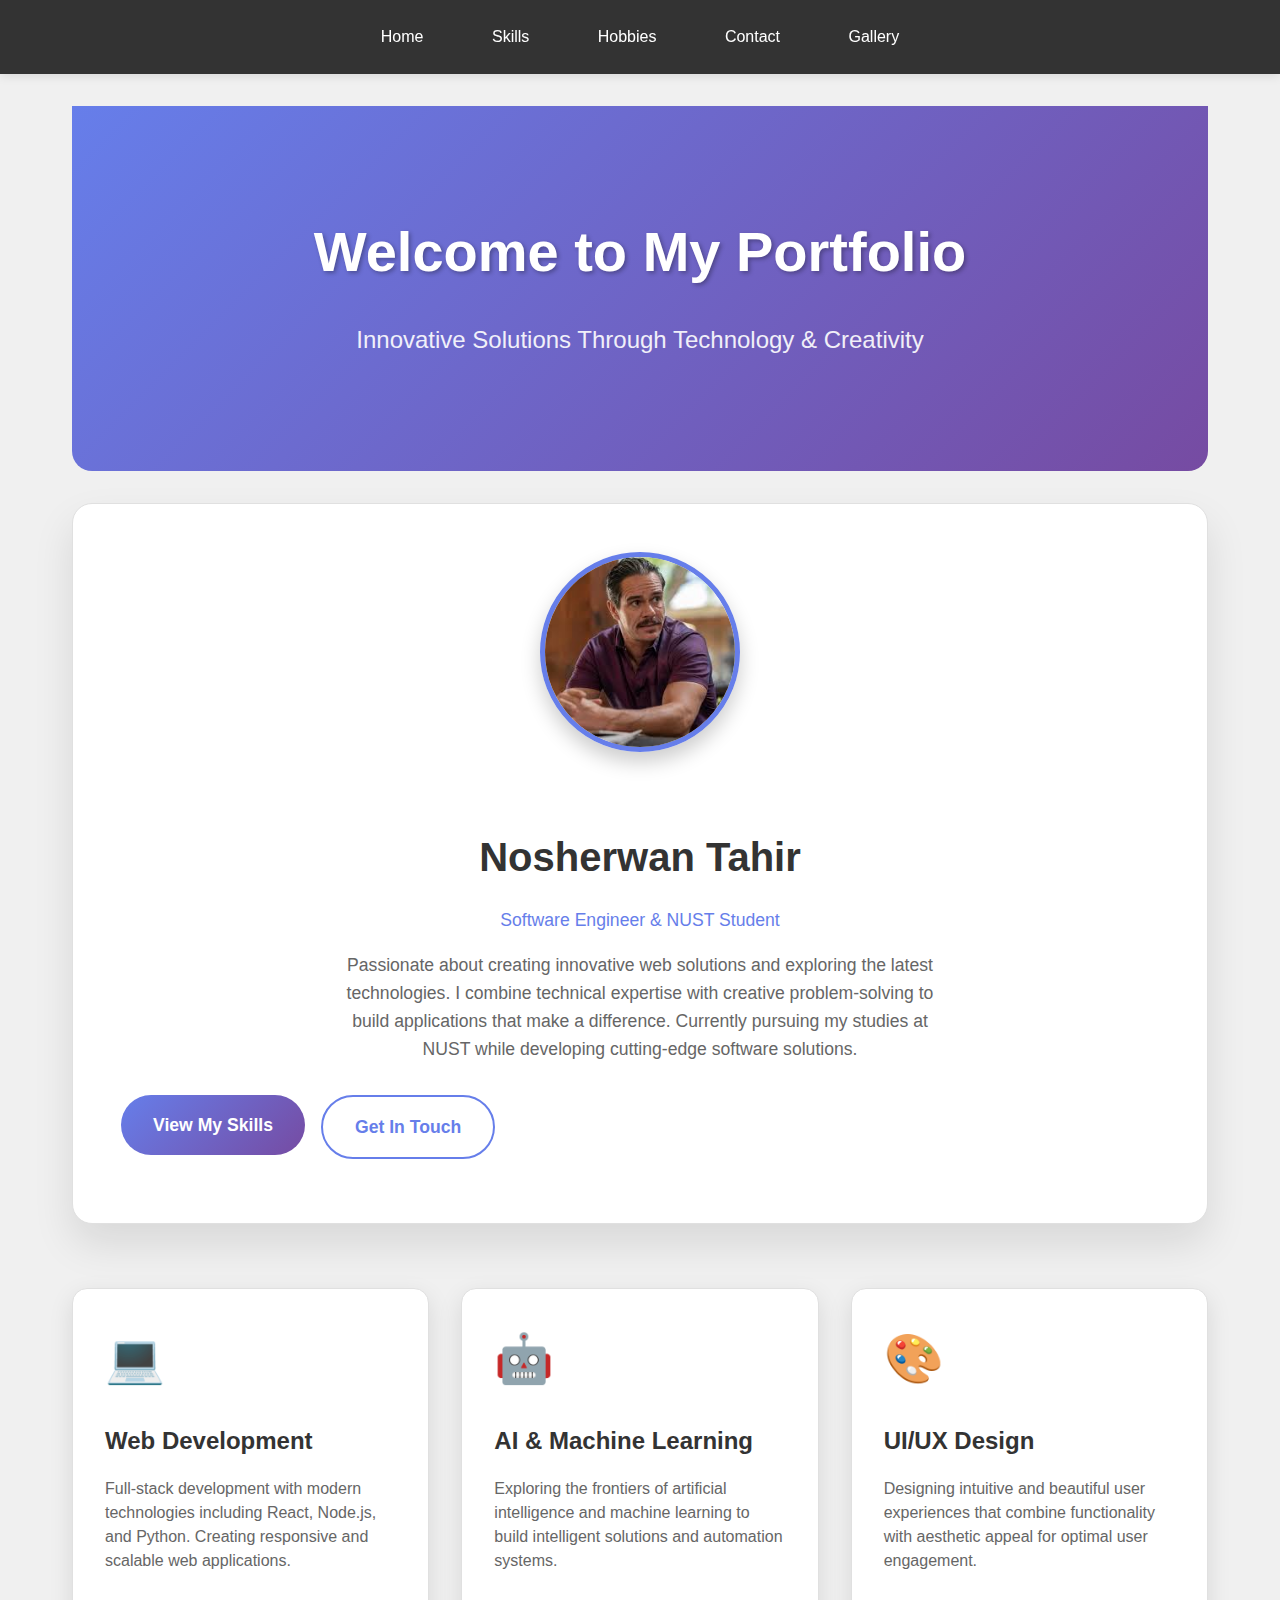
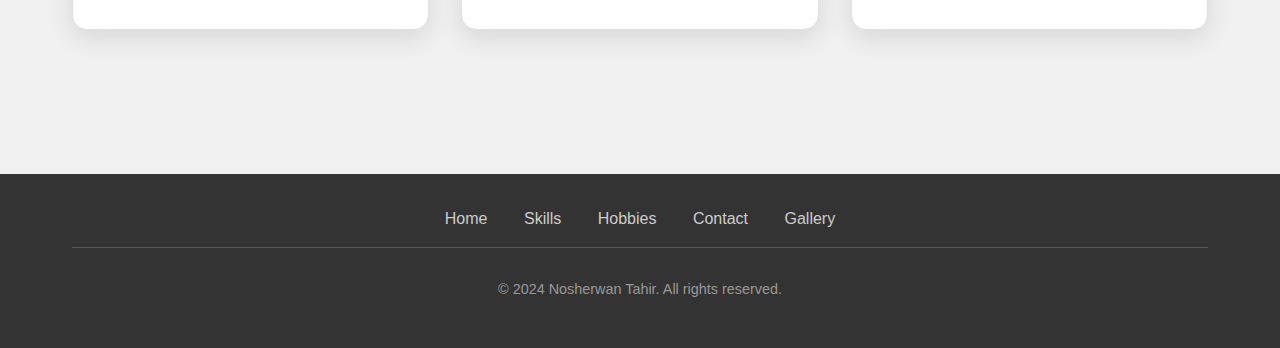
<file: index.html>
<!DOCTYPE html>
<html lang="en">
<head>
    <!-- Basic HTML meta tags -->
    <meta charset="UTF-8">
    <meta name="viewport" content="width=device-width, initial-scale=1.0">
    <title>Portfolio</title>
    
    <!-- External CSS Styles -->
    <link rel="stylesheet" href="css/style.css">
</head>
<body>
    <!-- Navigation Bar -->
    <nav>
        <ul>
            <li><a href="index.html">Home</a></li>
            <li><a href="skills.html">Skills</a></li>
            <li><a href="hobbies.html">Hobbies</a></li>
            <li><a href="contact.html">Contact</a></li>
            <li><a href="gallery.html">Gallery</a></li>
        </ul>
    </nav>
    
    <!-- Main Content Container -->
    <div class="main-container">
        <!-- Hero Section - Welcome Message -->
        <section class="hero-section">
            <h1 class="hero-title">Welcome to My Portfolio</h1>
            <p class="hero-subtitle">Innovative Solutions Through Technology & Creativity</p>
        </section>
        
        <!-- Profile Section - Personal Information -->
        <section class="profile-section">
            <img src="./images/lalo.jpeg" alt="Nosherwan Tahir" class="profile-image">
            <h2 class="profile-name">Nosherwan Tahir</h2>
            <p class="profile-title">Software Engineer & NUST Student</p>
            <p class="profile-description">
                Passionate about creating innovative web solutions and exploring the latest technologies. 
                I combine technical expertise with creative problem-solving to build applications that make a difference. 
                Currently pursuing my studies at NUST while developing cutting-edge software solutions.
            </p>
            <!-- Call-to-Action Buttons -->
            <div class="cta-buttons">
                <a href="skills.html" class="cta-button cta-primary">View My Skills</a>
                <a href="contact.html" class="cta-button cta-secondary">Get In Touch</a>
            </div>
        </section>
        
        <!-- Features Section - Key Skills Overview -->
        <section class="features-section">
            <div class="feature-card">
                <div class="feature-icon">💻</div>
                <h3 class="feature-title">Web Development</h3>
                <p class="feature-description">
                    Full-stack development with modern technologies including React, Node.js, and Python. 
                    Creating responsive and scalable web applications.
                </p>
            </div>
            
            <div class="feature-card">
                <div class="feature-icon">🤖</div>
                <h3 class="feature-title">AI & Machine Learning</h3>
                <p class="feature-description">
                    Exploring the frontiers of artificial intelligence and machine learning to build 
                    intelligent solutions and automation systems.
                </p>
            </div>
            
            <div class="feature-card">
                <div class="feature-icon">🎨</div>
                <h3 class="feature-title">UI/UX Design</h3>
                <p class="feature-description">
                    Designing intuitive and beautiful user experiences that combine functionality 
                    with aesthetic appeal for optimal user engagement.
                </p>
            </div>
        </section>
    </div>
    
    <!-- Footer -->
    <footer>
        <div class="footer-content">
            <!-- Navigation Links -->
            <div class="footer-links">
                <a href="index.html">Home</a>
                <a href="skills.html">Skills</a>
                <a href="hobbies.html">Hobbies</a>
                <a href="contact.html">Contact</a>
                <a href="gallery.html">Gallery</a>
            </div>
            
            <!-- Copyright Information -->
            <div class="footer-bottom">
                <p>&copy; 2024 Nosherwan Tahir. All rights reserved.</p>
            </div>
        </div>
    </footer>
</body>
</html>
</file>
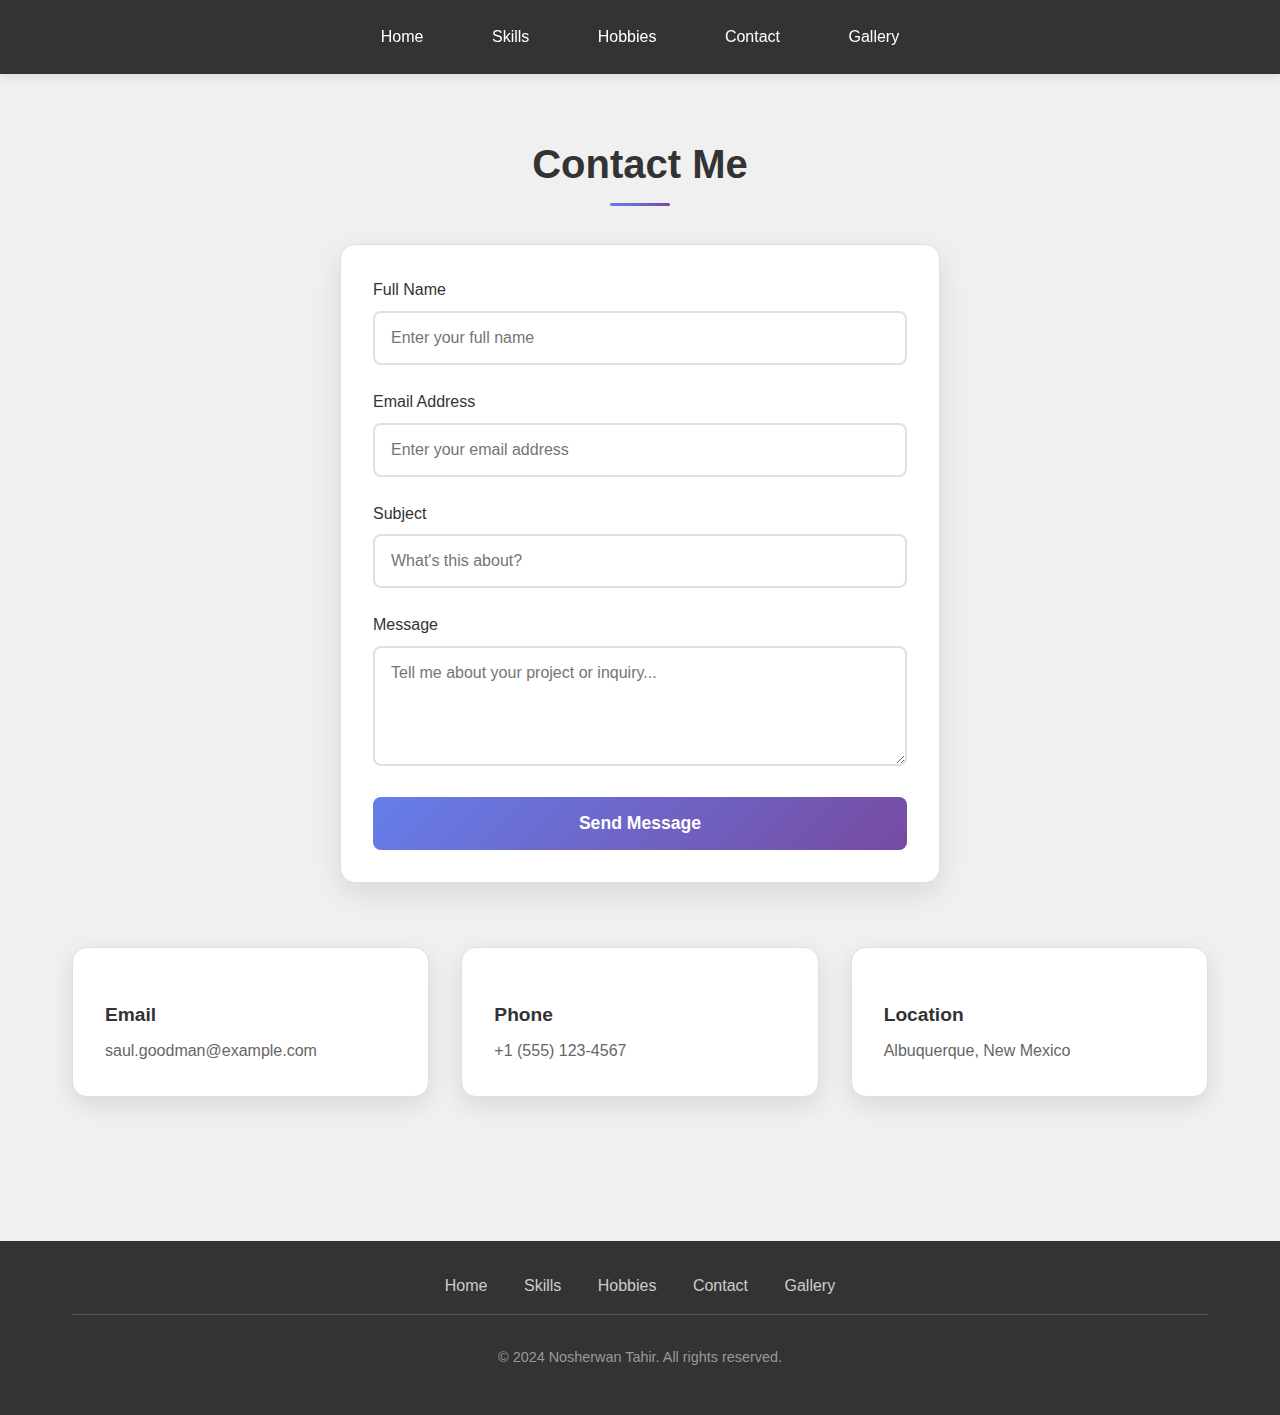
<file: contact.html>
<!DOCTYPE html>
<html lang="en">
<head>
    <!-- Basic HTML meta tags -->
    <meta charset="UTF-8">
    <meta name="viewport" content="width=device-width, initial-scale=1.0">
    <title>Contact - Portfolio</title>
    
    <!-- External CSS Styles -->
    <link rel="stylesheet" href="css/style.css">
</head>
<body>
    <!-- Navigation Bar -->
    <nav>
        <ul>
            <li><a href="index.html">Home</a></li>
            <li><a href="skills.html">Skills</a></li>
            <li><a href="hobbies.html">Hobbies</a></li>
            <li><a href="contact.html">Contact</a></li>
            <li><a href="gallery.html">Gallery</a></li>
        </ul>
    </nav>
    
    <!-- Main Content Container -->
    <div class="main-container">
        <!-- Page Title -->
        <h1 class="section-title">Contact Me</h1>
         <form class="contact-form">
             <div class="form-group">
                 <label for="name">Full Name</label>
                 <input type="text" id="name" name="name" placeholder="Enter your full name" required>
             </div>
             
             <div class="form-group">
                 <label for="email">Email Address</label>
                 <input type="email" id="email" name="email" placeholder="Enter your email address" required>
             </div>
             
             <div class="form-group">
                 <label for="subject">Subject</label>
                 <input type="text" id="subject" name="subject" placeholder="What's this about?" required>
             </div>
             
             <div class="form-group">
                 <label for="message">Message</label>
                 <textarea id="message" name="message" placeholder="Tell me about your project or inquiry..." required></textarea>
             </div>
             
             <button type="submit">Send Message</button>
         </form>
         
         <div class="contact-info">
             <div class="contact-card">
                 <h3>Email</h3>
                 <p>saul.goodman@example.com</p>
             </div>
             
             <div class="contact-card">
                 <h3>Phone</h3>
                 <p>+1 (555) 123-4567</p>
             </div>
             
             <div class="contact-card">
                 <h3>Location</h3>
                 <p>Albuquerque, New Mexico</p>
             </div>
        </div>
    </div>
    
    <!-- Footer -->
    <footer>
        <div class="footer-content">
            <div class="footer-links">
                <a href="index.html">Home</a>
                <a href="skills.html">Skills</a>
                <a href="hobbies.html">Hobbies</a>
                <a href="contact.html">Contact</a>
                <a href="gallery.html">Gallery</a>
            </div>
            
            <div class="footer-bottom">
                <p>&copy; 2024 Nosherwan Tahir. All rights reserved.</p>
            </div>
        </div>
    </footer>
</body>
</html>
</file>
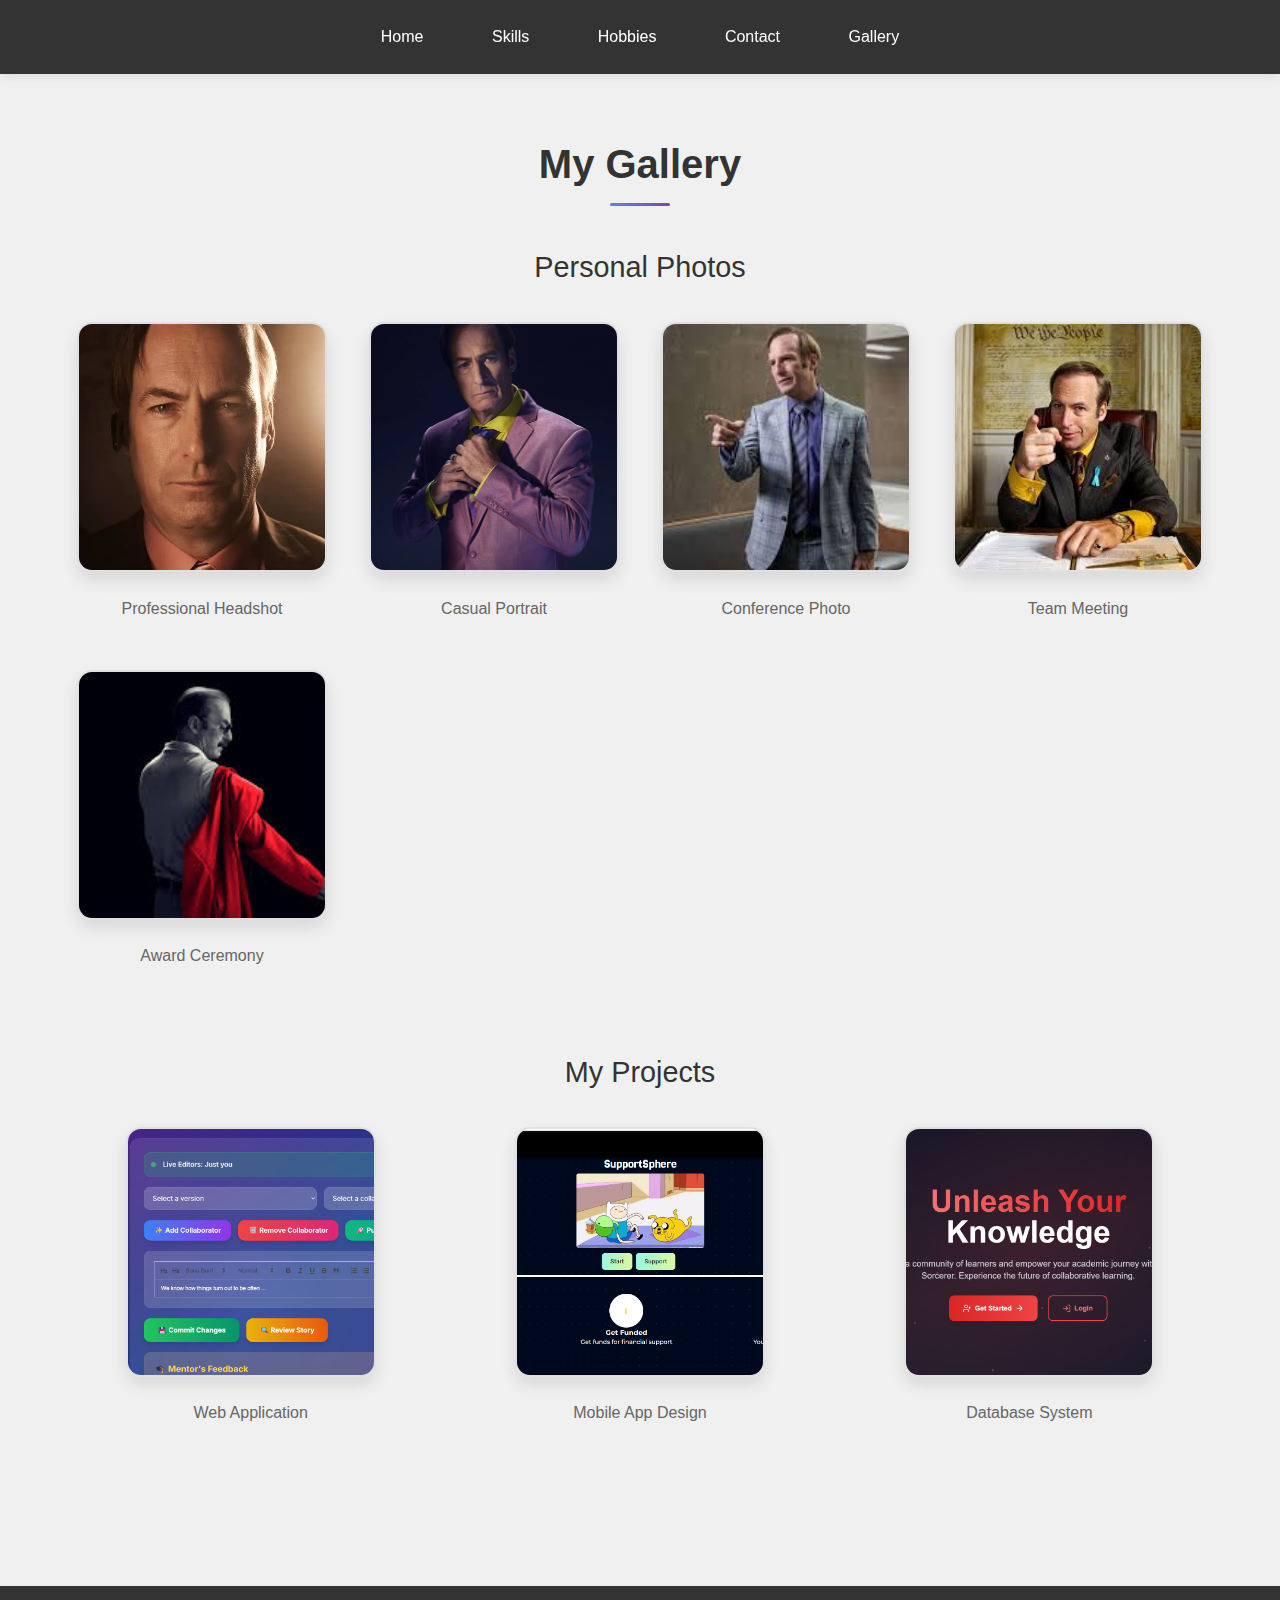
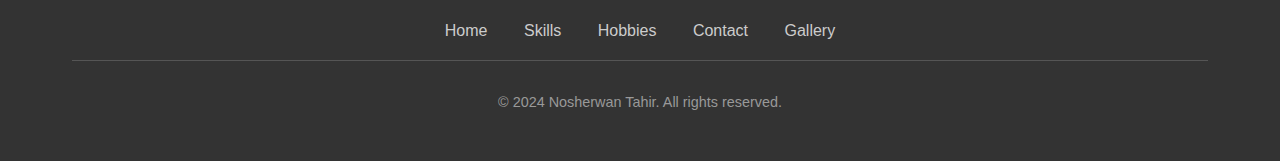
<file: gallery.html>
<!DOCTYPE html>
<html lang="en">
<head>
    <!-- Basic HTML meta tags -->
    <meta charset="UTF-8">
    <meta name="viewport" content="width=device-width, initial-scale=1.0">
    <title>Images - Portfolio</title>
    
    <!-- External CSS Styles -->
    <link rel="stylesheet" href="css/style.css">
</head>
<body>
    <!-- Navigation Bar -->
    <nav>
        <ul>
            <li><a href="index.html">Home</a></li>
            <li><a href="skills.html">Skills</a></li>
            <li><a href="hobbies.html">Hobbies</a></li>
            <li><a href="contact.html">Contact</a></li>
            <li><a href="gallery.html">Gallery</a></li>
        </ul>
    </nav>
    
    <!-- Main Content Container -->
    <div class="main-container">
        <!-- Page Title -->
        <h1 class="section-title">My Gallery</h1>
        
        <div class="gallery-section">
            <h2 class="gallery-title">Personal Photos</h2>
            <div class="image-gallery">
                <div>
                    <img src="./images/saul.webp" alt="Saul Goodman" class="image-item">
                    <p class="image-caption">Professional Headshot</p>
                </div>
                <div>
                    <img src="./images/saul2.webp" alt="Saul Goodman" class="image-item">
                    <p class="image-caption">Casual Portrait</p>
                </div>
                <div>
                    <img src="./images/saul3.jpeg" alt="Saul Goodman" class="image-item">
                    <p class="image-caption">Conference Photo</p>
                </div>
                <div>
                    <img src="./images/saul4.jpeg" alt="Saul Goodman" class="image-item">
                    <p class="image-caption">Team Meeting</p>
                </div>
                <div>
                    <img src="./images/5.jpeg" alt="Saul Goodman" class="image-item">
                    <p class="image-caption">Award Ceremony</p>
                </div>
            </div>
        </div>
        
        <div class="gallery-section">
            <h2 class="gallery-title">My Projects</h2>
            <div class="image-gallery">
                <div>
                    <img src="./images/pr1.png" alt="Project 1" class="image-item">
                    <p class="image-caption">Web Application</p>
                </div>
                <div>
                    <img src="./images/pr2.png" alt="Project 2" class="image-item">
                    <p class="image-caption">Mobile App Design</p>
                </div>
                <div>
                    <img src="./images/pr3.png" alt="Project 3" class="image-item">
                    <p class="image-caption">Database System</p>
                </div>
            </div>
        </div>
    </div>
    
    <!-- Footer -->
    <footer>
        <div class="footer-content">
            <div class="footer-links">
                <a href="index.html">Home</a>
                <a href="skills.html">Skills</a>
                <a href="hobbies.html">Hobbies</a>
                <a href="contact.html">Contact</a>
                <a href="gallery.html">Gallery</a>
            </div>
            
            <div class="footer-bottom">
                <p>&copy; 2024 Nosherwan Tahir. All rights reserved.</p>
            </div>
        </div>
    </footer>
</body>
</html>
</file>
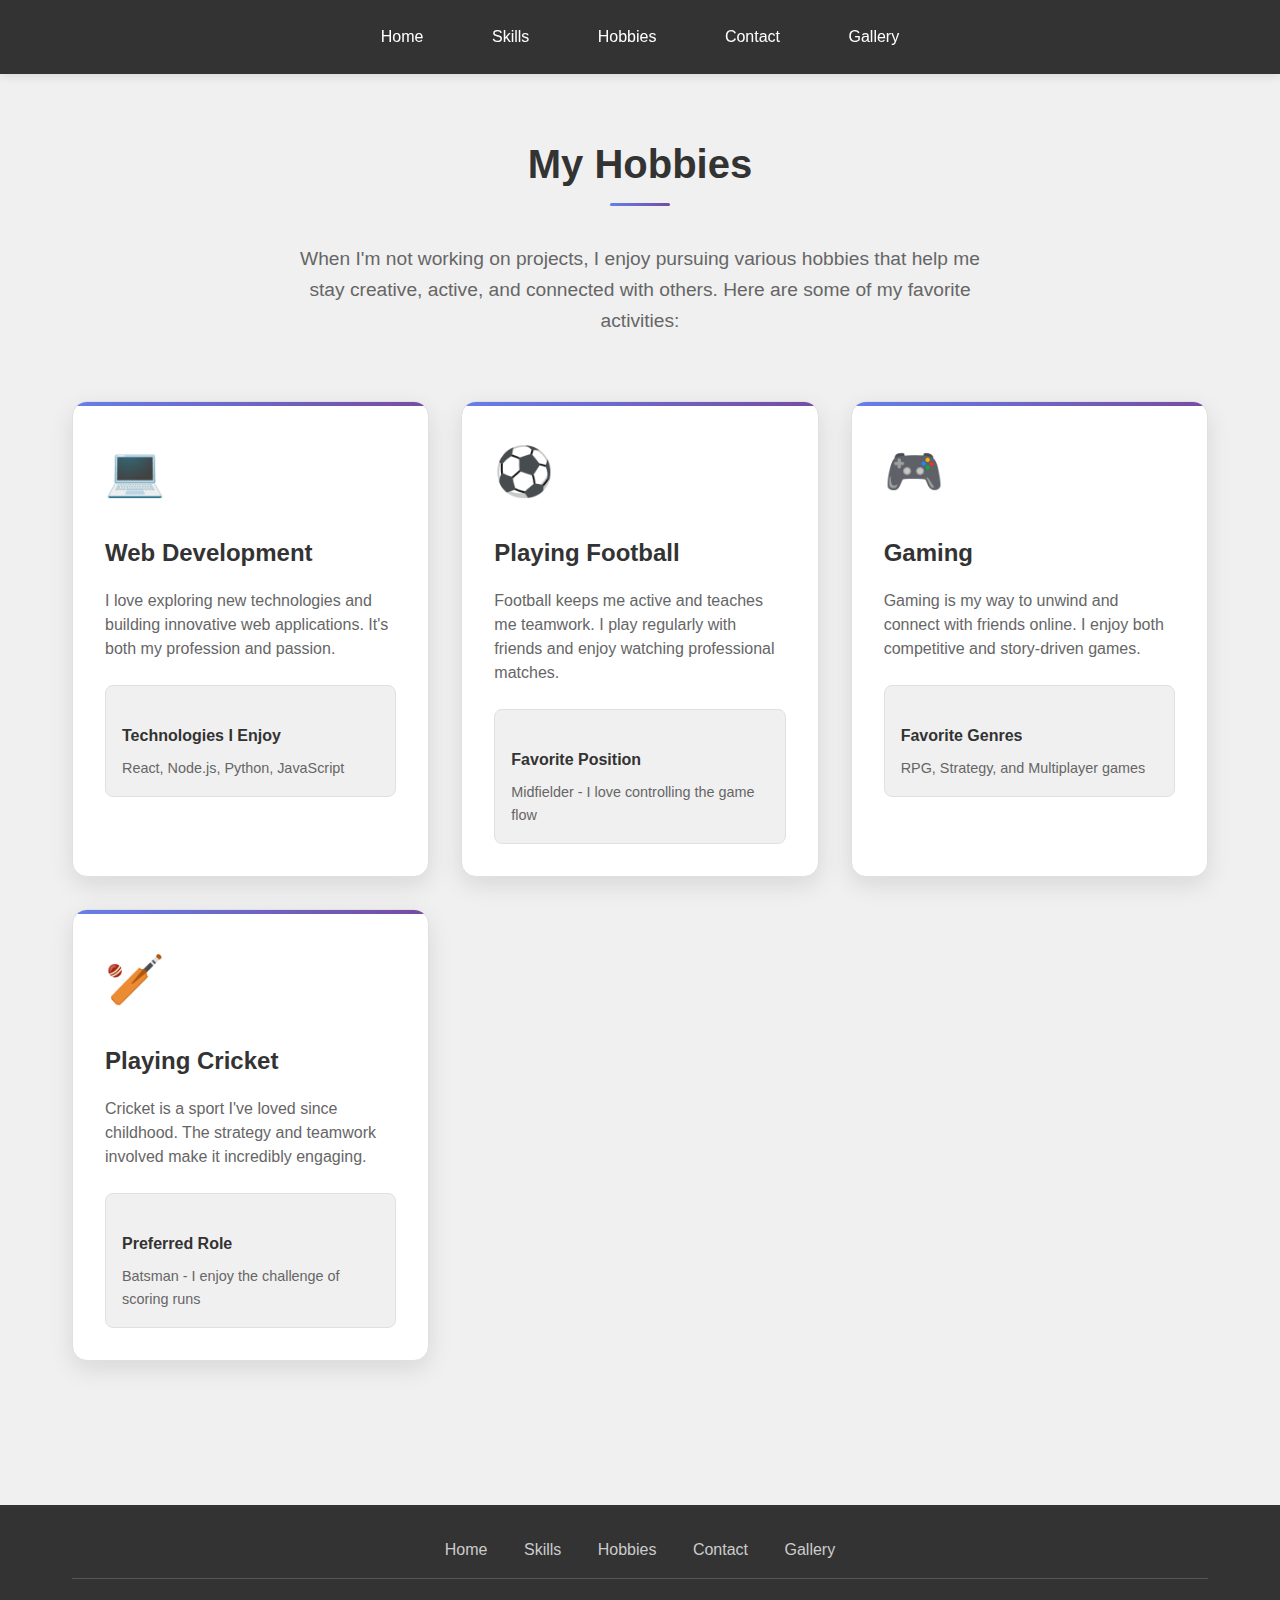
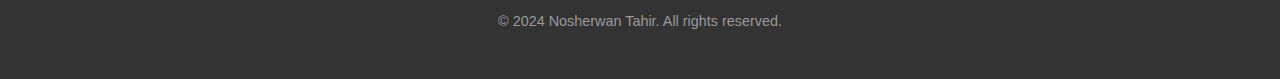
<file: hobbies.html>
<!DOCTYPE html>
<html lang="en">
<head>
    <!-- Basic HTML meta tags -->
    <meta charset="UTF-8">
    <meta name="viewport" content="width=device-width, initial-scale=1.0">
    <title>Hobbies - Portfolio</title>
    
    <!-- External CSS Styles -->
    <link rel="stylesheet" href="css/style.css">
</head>
<body>
    <!-- Navigation Bar -->
    <nav>
        <ul>
            <li><a href="index.html">Home</a></li>
            <li><a href="skills.html">Skills</a></li>
            <li><a href="hobbies.html">Hobbies</a></li>
            <li><a href="contact.html">Contact</a></li>
            <li><a href="gallery.html">Gallery</a></li>
        </ul>
    </nav>
    
    <!-- Main Content Container -->
    <div class="main-container">
        <!-- Page Title -->
        <h1 class="section-title">My Hobbies</h1>
        <p class="intro-text">
            When I'm not working on projects, I enjoy pursuing various hobbies that help me stay creative, active, and connected with others. Here are some of my favorite activities:
        </p>
        
        <div class="hobbies-grid">
            <div class="hobby-card">
                <span class="hobby-icon">💻</span>
                <h3 class="hobby-title">Web Development</h3>
                <p class="hobby-description">
                    I love exploring new technologies and building innovative web applications. It's both my profession and passion.
                </p>
                <div class="hobby-details">
                    <h4>Technologies I Enjoy</h4>
                    <p>React, Node.js, Python, JavaScript</p>
                </div>
            </div>
            
            <div class="hobby-card">
                <span class="hobby-icon">⚽</span>
                <h3 class="hobby-title">Playing Football</h3>
                <p class="hobby-description">
                    Football keeps me active and teaches me teamwork. I play regularly with friends and enjoy watching professional matches.
                </p>
                <div class="hobby-details">
                    <h4>Favorite Position</h4>
                    <p>Midfielder - I love controlling the game flow</p>
                </div>
            </div>
            
            <div class="hobby-card">
                <span class="hobby-icon">🎮</span>
                <h3 class="hobby-title">Gaming</h3>
                <p class="hobby-description">
                    Gaming is my way to unwind and connect with friends online. I enjoy both competitive and story-driven games.
                </p>
                <div class="hobby-details">
                    <h4>Favorite Genres</h4>
                    <p>RPG, Strategy, and Multiplayer games</p>
                </div>
            </div>
            
            <div class="hobby-card">
                <span class="hobby-icon">🏏</span>
                <h3 class="hobby-title">Playing Cricket</h3>
                <p class="hobby-description">
                    Cricket is a sport I've loved since childhood. The strategy and teamwork involved make it incredibly engaging.
                </p>
                <div class="hobby-details">
                    <h4>Preferred Role</h4>
                    <p>Batsman - I enjoy the challenge of scoring runs</p>
                </div>
            </div>
        </div>
    </div>
    
    <!-- Footer -->
    <footer>
        <div class="footer-content">
            <div class="footer-links">
                <a href="index.html">Home</a>
                <a href="skills.html">Skills</a>
                <a href="hobbies.html">Hobbies</a>
                <a href="contact.html">Contact</a>
                <a href="gallery.html">Gallery</a>
            </div>
            
            <div class="footer-bottom">
                <p>&copy; 2024 Nosherwan Tahir. All rights reserved.</p>
            </div>
        </div>
    </footer>
</body>
</html>
</file>
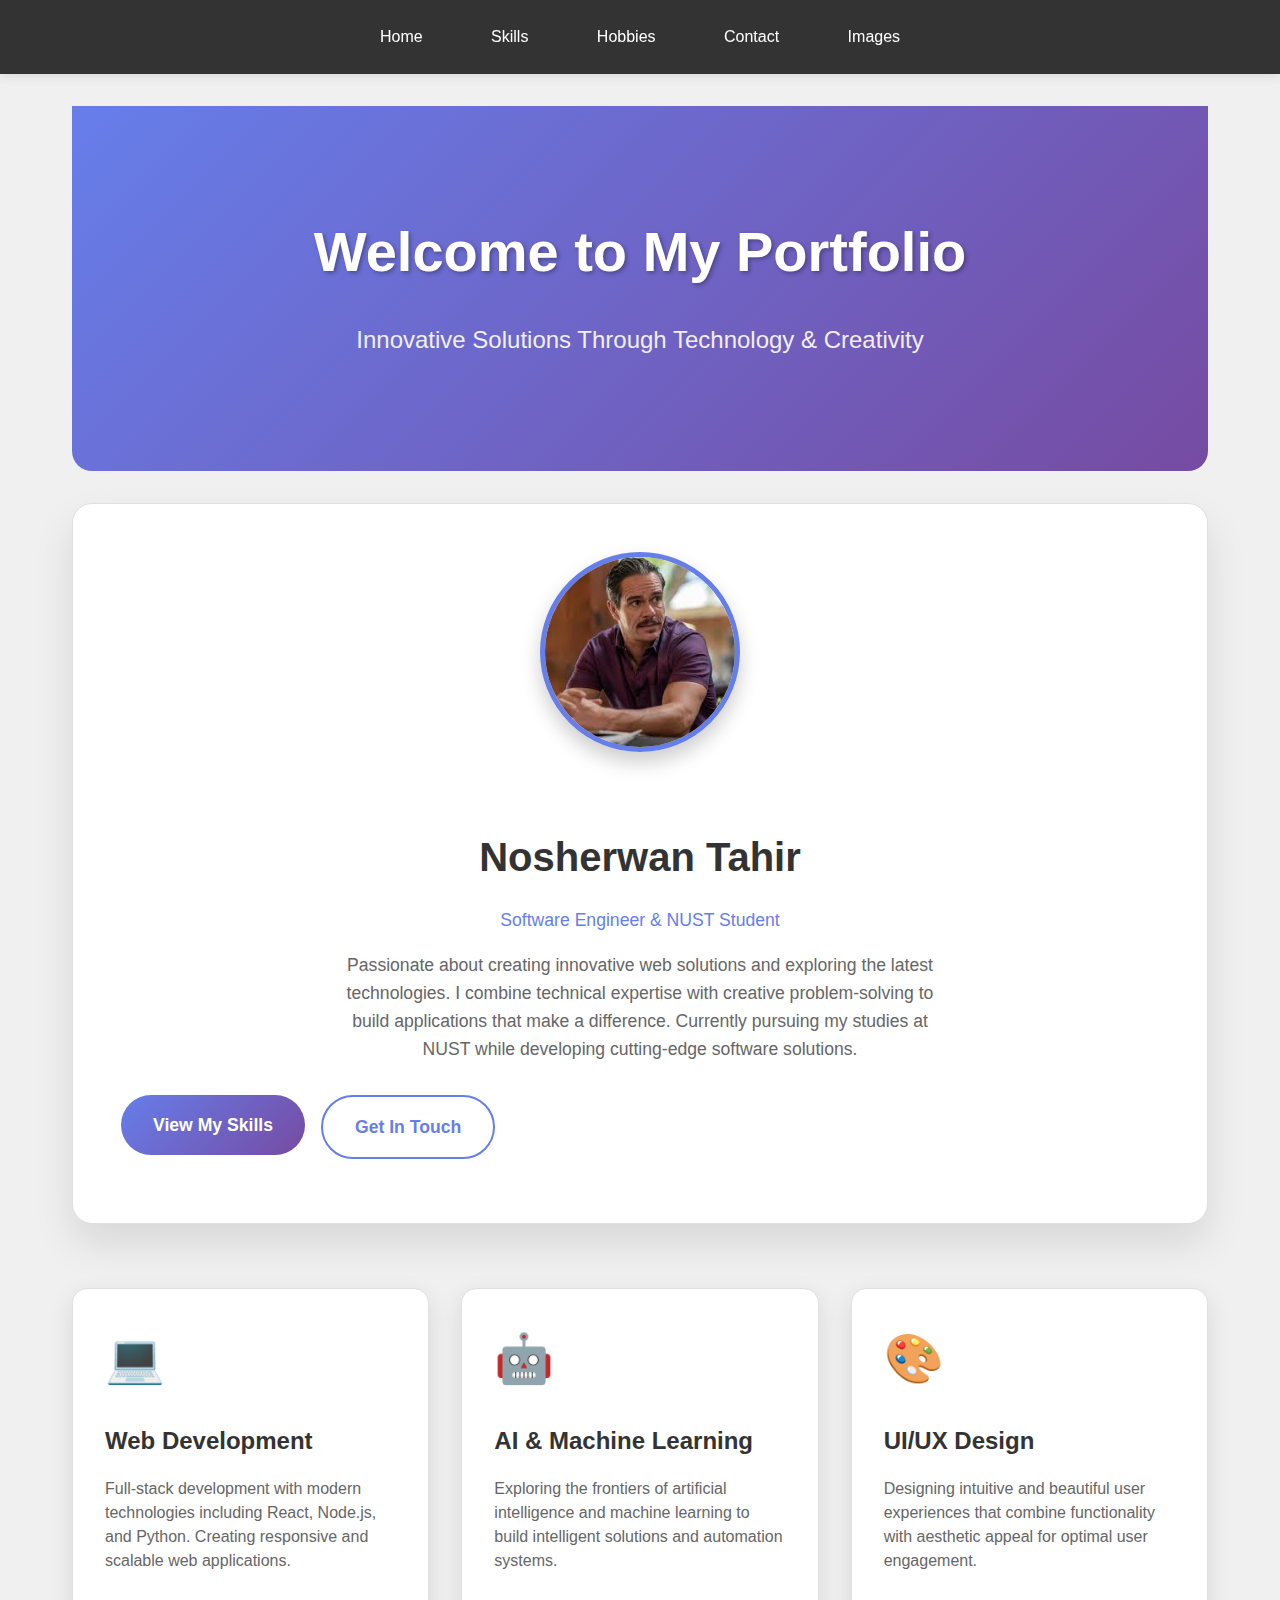
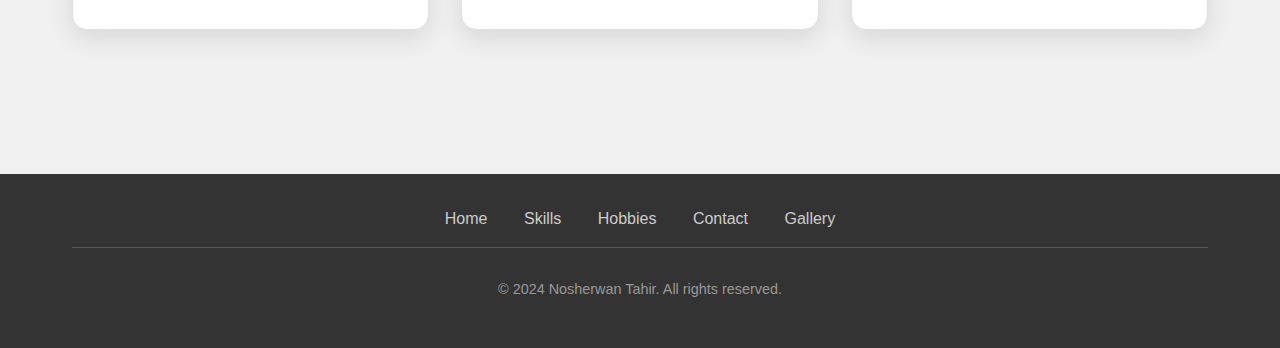
<file: home.html>
<!DOCTYPE html>
<html lang="en">
<head>
    <!-- Basic HTML meta tags -->
    <meta charset="UTF-8">
    <meta name="viewport" content="width=device-width, initial-scale=1.0">
    <title>Portfolio</title>
    
    <!-- External CSS Styles -->
    <link rel="stylesheet" href="css/style.css">
</head>
<body>
    <!-- Navigation Bar -->
    <nav>
        <ul>
            <li><a href="home.html">Home</a></li>
            <li><a href="skills.html">Skills</a></li>
            <li><a href="hobbies.html">Hobbies</a></li>
            <li><a href="contact.html">Contact</a></li>
            <li><a href="image.html">Images</a></li>
        </ul>
    </nav>
    
    <!-- Main Content Container -->
    <div class="main-container">
        <!-- Hero Section - Welcome Message -->
        <section class="hero-section">
            <h1 class="hero-title">Welcome to My Portfolio</h1>
            <p class="hero-subtitle">Innovative Solutions Through Technology & Creativity</p>
        </section>
        
        <!-- Profile Section - Personal Information -->
        <section class="profile-section">
            <img src="./images/lalo.jpeg" alt="Nosherwan Tahir" class="profile-image">
            <h2 class="profile-name">Nosherwan Tahir</h2>
            <p class="profile-title">Software Engineer & NUST Student</p>
            <p class="profile-description">
                Passionate about creating innovative web solutions and exploring the latest technologies. 
                I combine technical expertise with creative problem-solving to build applications that make a difference. 
                Currently pursuing my studies at NUST while developing cutting-edge software solutions.
            </p>
            <!-- Call-to-Action Buttons -->
            <div class="cta-buttons">
                <a href="skills.html" class="cta-button cta-primary">View My Skills</a>
                <a href="contact.html" class="cta-button cta-secondary">Get In Touch</a>
            </div>
        </section>
        
        <!-- Features Section - Key Skills Overview -->
        <section class="features-section">
            <div class="feature-card">
                <div class="feature-icon">💻</div>
                <h3 class="feature-title">Web Development</h3>
                <p class="feature-description">
                    Full-stack development with modern technologies including React, Node.js, and Python. 
                    Creating responsive and scalable web applications.
                </p>
            </div>
            
            <div class="feature-card">
                <div class="feature-icon">🤖</div>
                <h3 class="feature-title">AI & Machine Learning</h3>
                <p class="feature-description">
                    Exploring the frontiers of artificial intelligence and machine learning to build 
                    intelligent solutions and automation systems.
                </p>
            </div>
            
            <div class="feature-card">
                <div class="feature-icon">🎨</div>
                <h3 class="feature-title">UI/UX Design</h3>
                <p class="feature-description">
                    Designing intuitive and beautiful user experiences that combine functionality 
                    with aesthetic appeal for optimal user engagement.
                </p>
            </div>
        </section>
    </div>
    
    <!-- Footer -->
    <footer>
        <div class="footer-content">
            <!-- Navigation Links -->
            <div class="footer-links">
                <a href="home.html">Home</a>
                <a href="skills.html">Skills</a>
                <a href="hobbies.html">Hobbies</a>
                <a href="contact.html">Contact</a>
                <a href="image.html">Gallery</a>
            </div>
            
            <!-- Copyright Information -->
            <div class="footer-bottom">
                <p>&copy; 2024 Nosherwan Tahir. All rights reserved.</p>
            </div>
        </div>
    </footer>
</body>
</html>
</file>
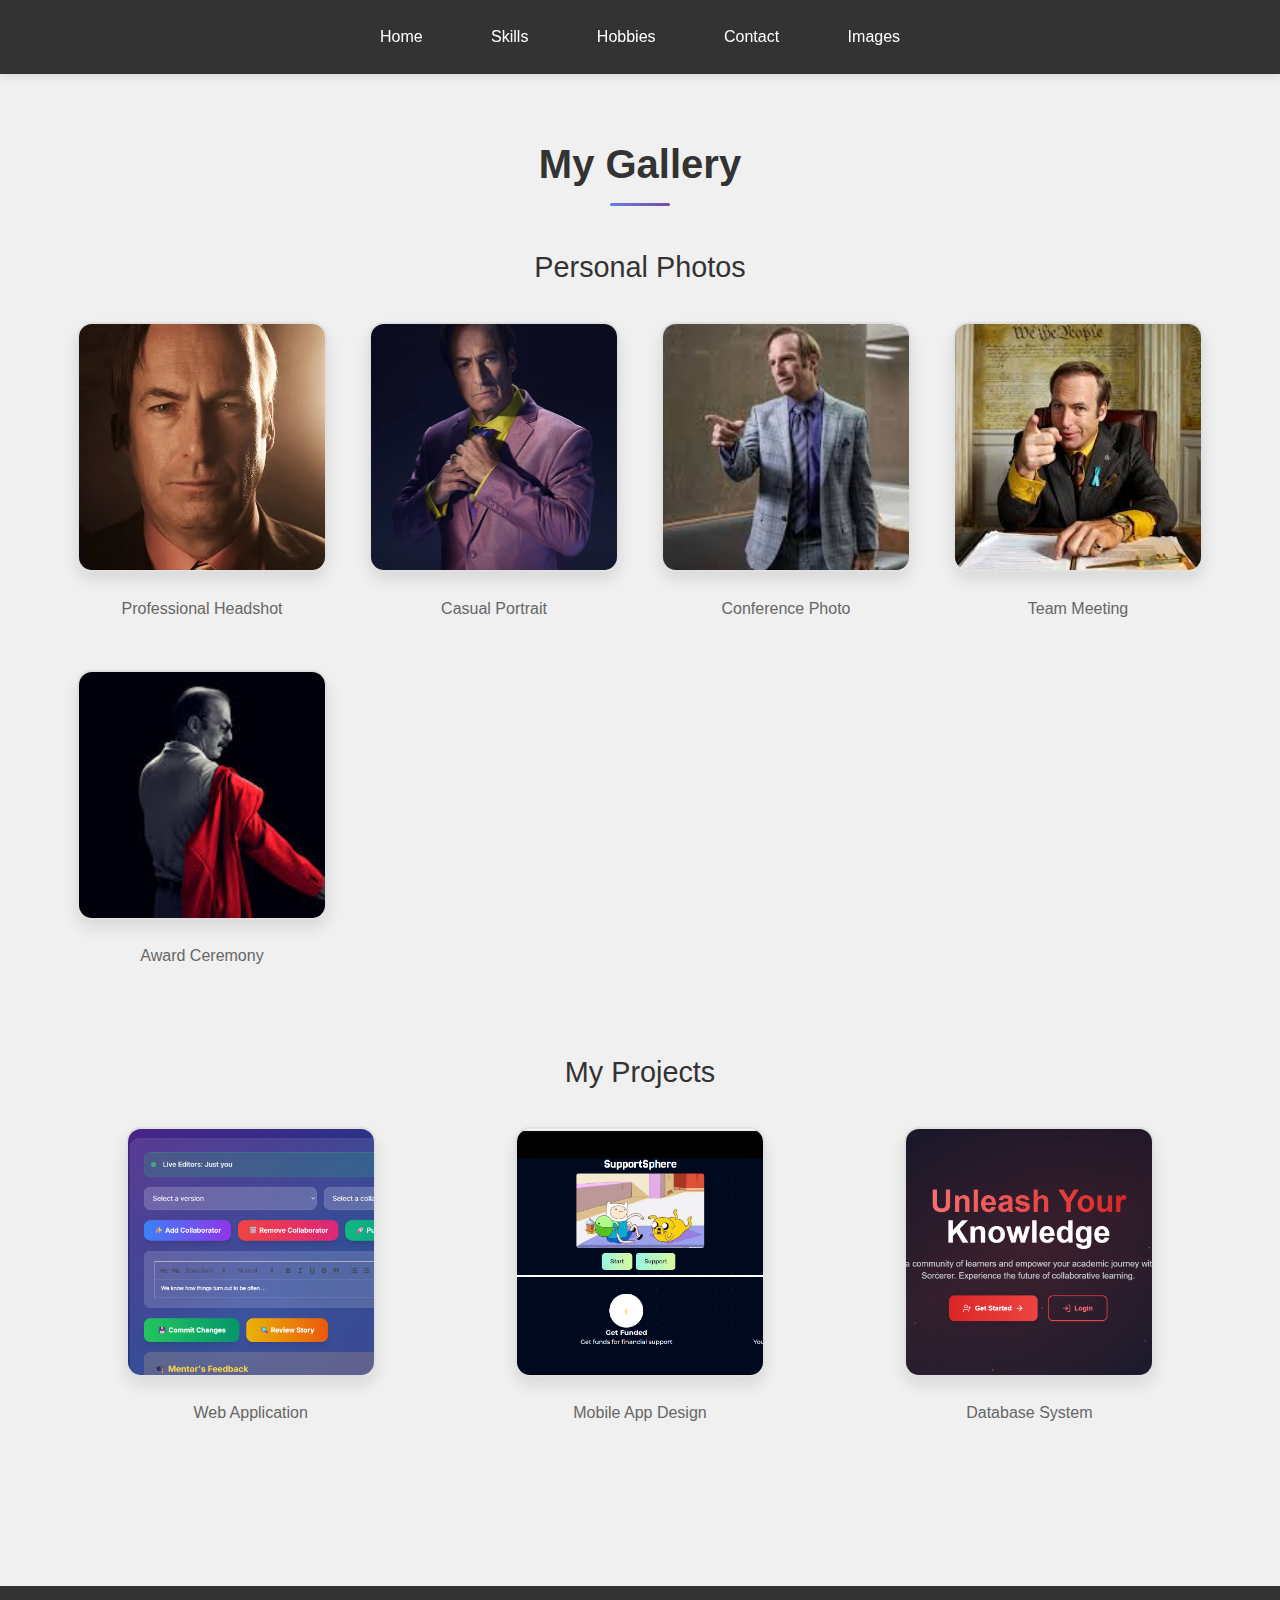
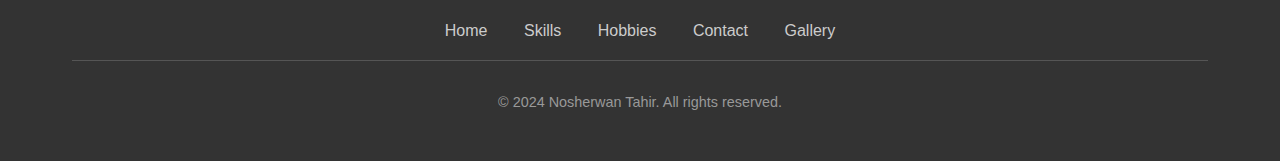
<file: image.html>
<!DOCTYPE html>
<html lang="en">
<head>
    <!-- Basic HTML meta tags -->
    <meta charset="UTF-8">
    <meta name="viewport" content="width=device-width, initial-scale=1.0">
    <title>Images - Portfolio</title>
    
    <!-- External CSS Styles -->
    <link rel="stylesheet" href="css/style.css">
</head>
<body>
    <!-- Navigation Bar -->
    <nav>
        <ul>
            <li><a href="home.html">Home</a></li>
            <li><a href="skills.html">Skills</a></li>
            <li><a href="hobbies.html">Hobbies</a></li>
            <li><a href="contact.html">Contact</a></li>
            <li><a href="image.html">Images</a></li>
        </ul>
    </nav>
    
    <!-- Main Content Container -->
    <div class="main-container">
        <!-- Page Title -->
        <h1 class="section-title">My Gallery</h1>
        
        <div class="gallery-section">
            <h2 class="gallery-title">Personal Photos</h2>
            <div class="image-gallery">
                <div>
                    <img src="./images/saul.webp" alt="Saul Goodman" class="image-item">
                    <p class="image-caption">Professional Headshot</p>
                </div>
                <div>
                    <img src="./images/saul2.webp" alt="Saul Goodman" class="image-item">
                    <p class="image-caption">Casual Portrait</p>
                </div>
                <div>
                    <img src="./images/saul3.jpeg" alt="Saul Goodman" class="image-item">
                    <p class="image-caption">Conference Photo</p>
                </div>
                <div>
                    <img src="./images/saul4.jpeg" alt="Saul Goodman" class="image-item">
                    <p class="image-caption">Team Meeting</p>
                </div>
                <div>
                    <img src="./images/5.jpeg" alt="Saul Goodman" class="image-item">
                    <p class="image-caption">Award Ceremony</p>
                </div>
            </div>
        </div>
        
        <div class="gallery-section">
            <h2 class="gallery-title">My Projects</h2>
            <div class="image-gallery">
                <div>
                    <img src="./images/pr1.png" alt="Project 1" class="image-item">
                    <p class="image-caption">Web Application</p>
                </div>
                <div>
                    <img src="./images/pr2.png" alt="Project 2" class="image-item">
                    <p class="image-caption">Mobile App Design</p>
                </div>
                <div>
                    <img src="./images/pr3.png" alt="Project 3" class="image-item">
                    <p class="image-caption">Database System</p>
                </div>
            </div>
        </div>
    </div>
    
    <!-- Footer -->
    <footer>
        <div class="footer-content">
            <div class="footer-links">
                <a href="home.html">Home</a>
                <a href="skills.html">Skills</a>
                <a href="hobbies.html">Hobbies</a>
                <a href="contact.html">Contact</a>
                <a href="image.html">Gallery</a>
            </div>
            
            <div class="footer-bottom">
                <p>&copy; 2024 Nosherwan Tahir. All rights reserved.</p>
            </div>
        </div>
    </footer>
</body>
</html>
</file>
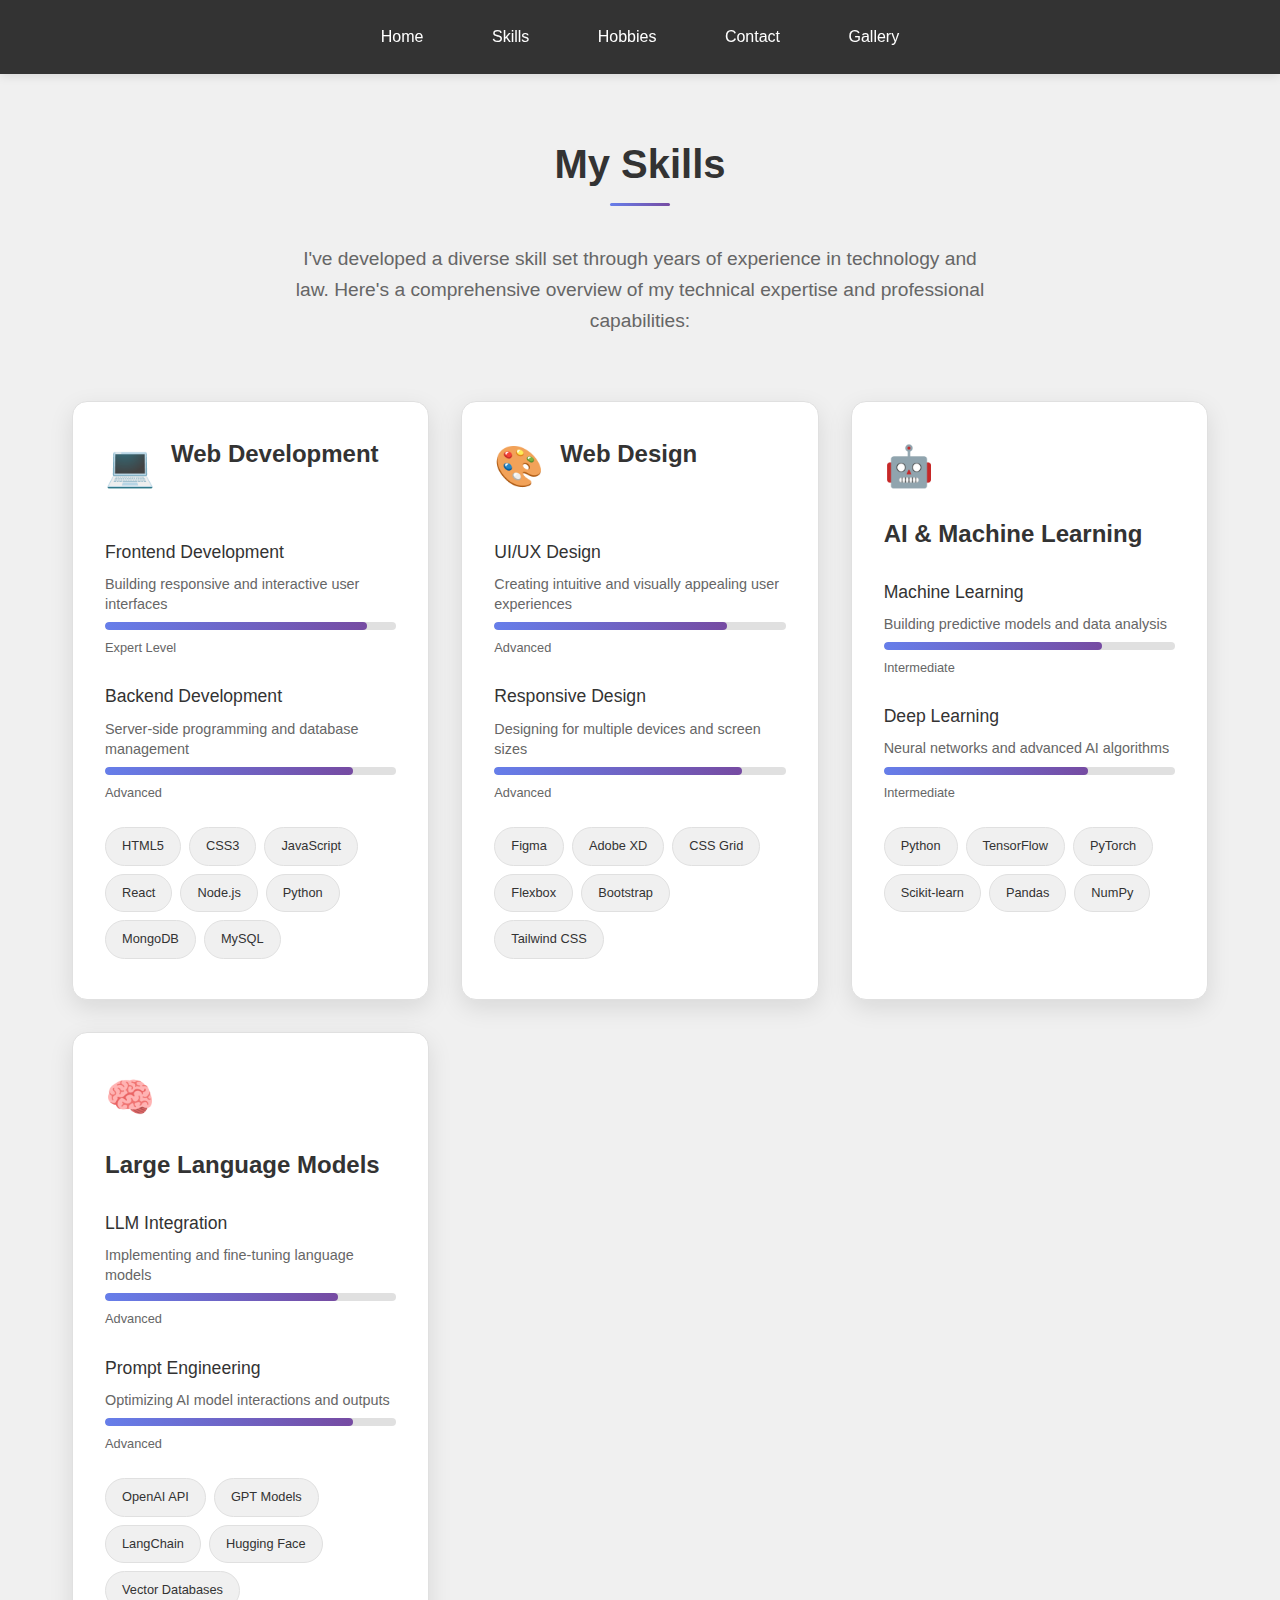
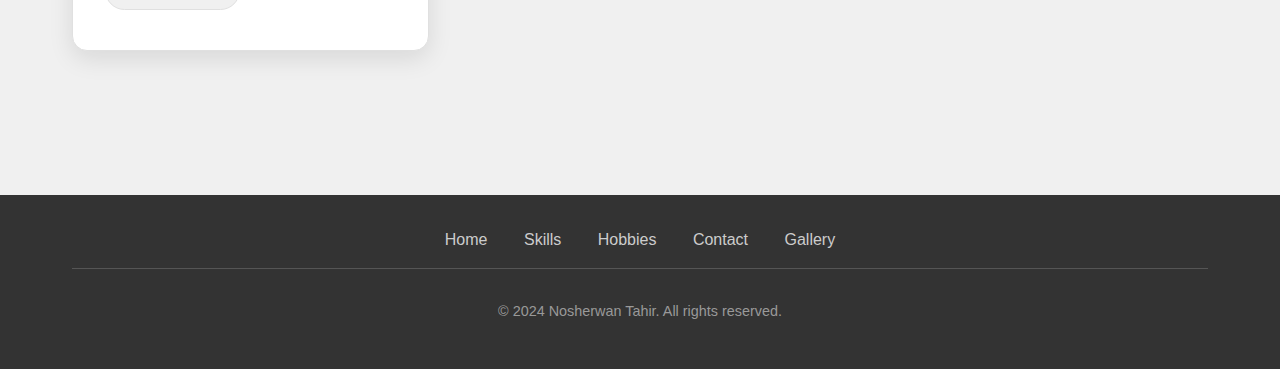
<file: skills.html>
<!DOCTYPE html>
<html lang="en">
<head>
    <!-- Basic HTML meta tags -->
    <meta charset="UTF-8">
    <meta name="viewport" content="width=device-width, initial-scale=1.0">
    <title>Skills - Portfolio</title>
    
    <!-- External CSS Styles -->
    <link rel="stylesheet" href="css/style.css">
</head>
<body>
    <!-- Navigation Bar -->
    <nav>
        <ul>
            <li><a href="index.html">Home</a></li>
            <li><a href="skills.html">Skills</a></li>
            <li><a href="hobbies.html">Hobbies</a></li>
            <li><a href="contact.html">Contact</a></li>
            <li><a href="gallery.html">Gallery</a></li>
        </ul>
    </nav>
    
    <!-- Main Content Container -->
    <div class="main-container">
        <!-- Page Title -->
        <h1 class="section-title">My Skills</h1>
        
        <!-- Introduction Text -->
        <p class="intro-text">
            I've developed a diverse skill set through years of experience in technology and law. Here's a comprehensive overview of my technical expertise and professional capabilities:
        </p>
        
        <!-- Skills Categories Grid -->
        <div class="skills-categories">
            <!-- Web Development Category -->
            <div class="skill-category">
                <div class="category-header">
                    <span class="category-icon">💻</span>
                    <h2 class="category-title">Web Development</h2>
                </div>
                
                <div class="skill-item">
                    <div class="skill-name">Frontend Development</div>
                    <div class="skill-description">Building responsive and interactive user interfaces</div>
                    <div class="progress-bar">
                        <div class="progress-fill" style="width: 90%"></div>
                    </div>
                    <div class="skill-level">Expert Level</div>
                </div>
                
                <div class="skill-item">
                    <div class="skill-name">Backend Development</div>
                    <div class="skill-description">Server-side programming and database management</div>
                    <div class="progress-bar">
                        <div class="progress-fill" style="width: 85%"></div>
                    </div>
                    <div class="skill-level">Advanced</div>
                </div>
                
                <div class="technologies">
                    <span class="tech-tag">HTML5</span>
                    <span class="tech-tag">CSS3</span>
                    <span class="tech-tag">JavaScript</span>
                    <span class="tech-tag">React</span>
                    <span class="tech-tag">Node.js</span>
                    <span class="tech-tag">Python</span>
                    <span class="tech-tag">MongoDB</span>
                    <span class="tech-tag">MySQL</span>
                </div>
            </div>
            
            <!-- Web Design Category -->
            <div class="skill-category">
                <div class="category-header">
                    <span class="category-icon">🎨</span>
                    <h2 class="category-title">Web Design</h2>
                </div>
                
                <div class="skill-item">
                    <div class="skill-name">UI/UX Design</div>
                    <div class="skill-description">Creating intuitive and visually appealing user experiences</div>
                    <div class="progress-bar">
                        <div class="progress-fill" style="width: 80%"></div>
                    </div>
                    <div class="skill-level">Advanced</div>
                </div>
                
                <div class="skill-item">
                    <div class="skill-name">Responsive Design</div>
                    <div class="skill-description">Designing for multiple devices and screen sizes</div>
                    <div class="progress-bar">
                        <div class="progress-fill" style="width: 85%"></div>
                    </div>
                    <div class="skill-level">Advanced</div>
                </div>
                
                <div class="technologies">
                    <span class="tech-tag">Figma</span>
                    <span class="tech-tag">Adobe XD</span>
                    <span class="tech-tag">CSS Grid</span>
                    <span class="tech-tag">Flexbox</span>
                    <span class="tech-tag">Bootstrap</span>
                    <span class="tech-tag">Tailwind CSS</span>
                </div>
            </div>
            
            <!-- AI & Machine Learning Category -->
            <div class="skill-category">
                <div class="category-header">
                    <span class="category-icon">🤖</span>
                    <h2 class="category-title">AI & Machine Learning</h2>
                </div>
                
                <div class="skill-item">
                    <div class="skill-name">Machine Learning</div>
                    <div class="skill-description">Building predictive models and data analysis</div>
                    <div class="progress-bar">
                        <div class="progress-fill" style="width: 75%"></div>
                    </div>
                    <div class="skill-level">Intermediate</div>
                </div>
                
                <div class="skill-item">
                    <div class="skill-name">Deep Learning</div>
                    <div class="skill-description">Neural networks and advanced AI algorithms</div>
                    <div class="progress-bar">
                        <div class="progress-fill" style="width: 70%"></div>
                    </div>
                    <div class="skill-level">Intermediate</div>
                </div>
                
                <div class="technologies">
                    <span class="tech-tag">Python</span>
                    <span class="tech-tag">TensorFlow</span>
                    <span class="tech-tag">PyTorch</span>
                    <span class="tech-tag">Scikit-learn</span>
                    <span class="tech-tag">Pandas</span>
                    <span class="tech-tag">NumPy</span>
                </div>
            </div>
            
            <!-- Large Language Models Category -->
            <div class="skill-category">
                <div class="category-header">
                    <span class="category-icon">🧠</span>
                    <h2 class="category-title">Large Language Models</h2>
                </div>
                
                <div class="skill-item">
                    <div class="skill-name">LLM Integration</div>
                    <div class="skill-description">Implementing and fine-tuning language models</div>
                    <div class="progress-bar">
                        <div class="progress-fill" style="width: 80%"></div>
                    </div>
                    <div class="skill-level">Advanced</div>
                </div>
                
                <div class="skill-item">
                    <div class="skill-name">Prompt Engineering</div>
                    <div class="skill-description">Optimizing AI model interactions and outputs</div>
                    <div class="progress-bar">
                        <div class="progress-fill" style="width: 85%"></div>
                    </div>
                    <div class="skill-level">Advanced</div>
                </div>
                
                <div class="technologies">
                    <span class="tech-tag">OpenAI API</span>
                    <span class="tech-tag">GPT Models</span>
                    <span class="tech-tag">LangChain</span>
                    <span class="tech-tag">Hugging Face</span>
                    <span class="tech-tag">Vector Databases</span>
                </div>
            </div>
            
        </div>
    </div>
    
    <!-- Footer -->
    <footer>
        <div class="footer-content">
            <!-- Navigation Links -->
            <div class="footer-links">
                <a href="index.html">Home</a>
                <a href="skills.html">Skills</a>
                <a href="hobbies.html">Hobbies</a>
                <a href="contact.html">Contact</a>
                <a href="gallery.html">Gallery</a>
            </div>
            
            <!-- Copyright Information -->
            <div class="footer-bottom">
                <p>&copy; 2024 Nosherwan Tahir. All rights reserved.</p>
            </div>
        </div>
    </footer>
</body>
</html>
</file>
<file: css/style.css>
/* ========================================
   PORTFOLIO WEBSITE - CONSISTENT STYLING
   ======================================== */

/* ========================================
   CSS VARIABLES FOR CONSISTENCY
   ======================================== */
:root {
    /* Color Palette */
    --primary-color: #667eea;
    --secondary-color: #764ba2;
    --accent-color: #5a6fd8;
    --dark-color: #333;
    --light-color: #f0f0f0;
    --white: #ffffff;
    --text-primary: #333;
    --text-secondary: #666;
    --text-light: #999;
    --text-white: #ffffff;
    --border-color: #e0e0e0;
    --shadow-light: rgba(0,0,0,0.1);
    --shadow-medium: rgba(0,0,0,0.15);
    --shadow-dark: rgba(0,0,0,0.2);
    
    /* Typography */
    --font-family: 'Inter', -apple-system, BlinkMacSystemFont, 'Segoe UI', Roboto, sans-serif;
    --font-size-xs: 0.8rem;
    --font-size-sm: 0.9rem;
    --font-size-base: 1rem;
    --font-size-lg: 1.1rem;
    --font-size-xl: 1.2rem;
    --font-size-2xl: 1.5rem;
    --font-size-3xl: 2.5rem;
    --font-size-4xl: 3.5rem;
    
    /* Spacing */
    --spacing-xs: 0.5rem;
    --spacing-sm: 1rem;
    --spacing-md: 1.5rem;
    --spacing-lg: 2rem;
    --spacing-xl: 3rem;
    --spacing-2xl: 4rem;
    
    /* Border Radius */
    --radius-sm: 4px;
    --radius-md: 8px;
    --radius-lg: 15px;
    --radius-xl: 20px;
    --radius-full: 50px;
    
    /* Transitions */
    --transition-fast: 0.2s ease;
    --transition-normal: 0.3s ease;
    --transition-slow: 0.5s ease;
}

/* ========================================
   RESET AND BASE STYLES
   ======================================== */
* {
    box-sizing: border-box;
}

body {
    margin: 0;
    padding: 0;
    font-family: var(--font-family);
    line-height: 1.6;
    color: var(--text-primary);
    background-color: var(--light-color);
}

/* ========================================
   NAVIGATION STYLES
   ======================================== */
nav {
    background-color: var(--dark-color);
    padding: var(--spacing-sm) 0;
    position: sticky;
    top: 0;
    z-index: 100;
    box-shadow: 0 2px 10px var(--shadow-light);
}

nav ul {
    list-style: none;
    margin: 0;
    padding: 0;
    text-align: center;
    overflow: hidden;
    width: 100%;
}

nav ul li {
    display: inline-block;
    margin: 0 var(--spacing-sm);
    vertical-align: top;
}

nav ul li a {
    color: var(--text-white);
    text-decoration: none;
    padding: var(--spacing-xs) var(--spacing-sm);
    border-radius: var(--radius-sm);
    transition: background-color var(--transition-normal);
    font-weight: 500;
    font-size: var(--font-size-base);
    display: block;
}

nav ul li a:hover {
    background-color: #555;
    transform: translateY(-1px);
}

/* ========================================
   LAYOUT CONTAINERS
   ======================================== */
.main-container {
    max-width: 1200px;
    margin: 0 auto;
    padding: var(--spacing-lg);
}

/* ========================================
   TYPOGRAPHY
   ======================================== */
.section-title {
    font-size: var(--font-size-3xl);
    font-weight: 600;
    color: var(--text-primary);
    text-align: center;
    margin-bottom: var(--spacing-xl);
    position: relative;
}

.section-title::after {
    content: '';
    position: absolute;
    bottom: -10px;
    left: 50%;
    transform: translateX(-50%);
    width: 60px;
    height: 3px;
    background: linear-gradient(90deg, var(--primary-color), var(--secondary-color));
    border-radius: var(--radius-sm);
}

.intro-text {
    text-align: center;
    font-size: var(--font-size-xl);
    color: var(--text-secondary);
    max-width: 700px;
    margin: 0 auto var(--spacing-xl);
    line-height: 1.6;
}

/* ========================================
   HERO SECTION (HOME PAGE)
   ======================================== */
.hero-section {
    text-align: center;
    padding: var(--spacing-2xl) 0;
    color: var(--text-white);
    background: linear-gradient(135deg, var(--primary-color) 0%, var(--secondary-color) 100%);
    margin: -var(--spacing-lg) -var(--spacing-lg) var(--spacing-lg);
    border-radius: 0 0 var(--radius-xl) var(--radius-xl);
}

.hero-title {
    font-size: var(--font-size-4xl);
    font-weight: 700;
    margin-bottom: var(--spacing-sm);
    text-shadow: 2px 2px 4px rgba(0,0,0,0.3);
}

.hero-subtitle {
    font-size: var(--font-size-2xl);
    font-weight: 300;
    margin-bottom: var(--spacing-xl);
    opacity: 0.9;
}

/* ========================================
   PROFILE SECTION (HOME PAGE)
   ======================================== */
.profile-section {
    background: var(--white);
    border-radius: var(--radius-xl);
    padding: var(--spacing-xl);
    margin: var(--spacing-lg) 0;
    box-shadow: 0 20px 40px var(--shadow-light);
    text-align: center;
    border: 1px solid var(--border-color);
}

.profile-image {
    width: 200px;
    height: 200px;
    border-radius: 50%;
    object-fit: cover;
    border: 5px solid var(--primary-color);
    margin-bottom: var(--spacing-lg);
    box-shadow: 0 10px 20px var(--shadow-dark);
    transition: transform var(--transition-normal), box-shadow var(--transition-normal);
}

.profile-image:hover {
    transform: scale(1.05);
    box-shadow: 0 15px 30px var(--shadow-dark);
}

.profile-name {
    font-size: var(--font-size-3xl);
    font-weight: 600;
    color: var(--text-primary);
    margin-bottom: var(--spacing-sm);
}

.profile-title {
    font-size: var(--font-size-lg);
    color: var(--primary-color);
    font-weight: 500;
    margin-bottom: var(--spacing-sm);
}

.profile-description {
    font-size: var(--font-size-lg);
    color: var(--text-secondary);
    line-height: 1.6;
    max-width: 600px;
    margin: 0 auto var(--spacing-lg);
}

/* ========================================
   BUTTONS
   ======================================== */
.cta-buttons {
    text-align: center;
    margin-top: var(--spacing-lg);
    overflow: hidden;
}

.cta-buttons .cta-button {
    float: left;
    margin-right: var(--spacing-sm);
    margin-bottom: var(--spacing-sm);
}

.cta-buttons .cta-button:last-child {
    margin-right: 0;
}

.cta-buttons::after {
    content: "";
    display: table;
    clear: both;
}

.cta-button {
    padding: var(--spacing-sm) var(--spacing-lg);
    border: none;
    border-radius: var(--radius-full);
    font-size: var(--font-size-lg);
    font-weight: 600;
    text-decoration: none;
    transition: all var(--transition-normal);
    cursor: pointer;
    font-family: inherit;
    display: inline-block;
    text-align: center;
}

.cta-primary {
    background: linear-gradient(135deg, var(--primary-color), var(--secondary-color));
    color: var(--text-white);
}

.cta-secondary {
    background: transparent;
    color: var(--primary-color);
    border: 2px solid var(--primary-color);
}

.cta-button:hover {
    transform: translateY(-2px);
    box-shadow: 0 10px 20px var(--shadow-dark);
}

.cta-primary:hover {
    background: linear-gradient(135deg, var(--accent-color), #6a4190);
}

.cta-secondary:hover {
    background: var(--primary-color);
    color: var(--text-white);
}

/* ========================================
   CARDS AND GRIDS
   ======================================== */
.features-section,
.hobbies-grid,
.skills-categories,
.contact-info {
    display: grid;
    grid-template-columns: repeat(auto-fit, minmax(300px, 1fr));
    gap: var(--spacing-lg);
    margin: var(--spacing-2xl) 0;
}

.feature-card,
.hobby-card,
.skill-category,
.contact-card {
    background: var(--white);
    border-radius: var(--radius-lg);
    padding: var(--spacing-lg);
    box-shadow: 0 8px 25px var(--shadow-light);
    transition: transform var(--transition-normal), box-shadow var(--transition-normal);
    border: 1px solid var(--border-color);
    position: relative;
    overflow: hidden;
}

.feature-card:hover,
.hobby-card:hover,
.skill-category:hover,
.contact-card:hover {
    transform: translateY(-5px);
    box-shadow: 0 15px 35px var(--shadow-medium);
}

.hobby-card::before {
    content: '';
    position: absolute;
    top: 0;
    left: 0;
    right: 0;
    height: 4px;
    background: linear-gradient(90deg, var(--primary-color), var(--secondary-color));
}

/* ========================================
   ICONS AND TITLES
   ======================================== */
.feature-icon,
.hobby-icon,
.category-icon {
    font-size: 3rem;
    margin-bottom: var(--spacing-sm);
    display: block;
}

.category-icon {
    font-size: 2.5rem;
    margin-right: var(--spacing-sm);
}

.feature-title,
.hobby-title,
.category-title {
    font-size: var(--font-size-2xl);
    font-weight: 600;
    color: var(--text-primary);
    margin-bottom: var(--spacing-sm);
}

.category-title {
    font-size: var(--font-size-2xl);
    margin: 0;
}

.feature-description,
.hobby-description {
    color: var(--text-secondary);
    line-height: 1.5;
    margin-bottom: var(--spacing-md);
}

/* ========================================
   SKILLS SPECIFIC STYLES
   ======================================== */
.category-header {
    margin-bottom: var(--spacing-md);
    overflow: hidden;
}

.category-header .category-icon {
    float: left;
    margin-right: var(--spacing-sm);
}

.category-header .category-title {
    float: left;
    line-height: 2.5rem;
}

.category-header::after {
    content: "";
    display: table;
    clear: both;
}

.skill-item {
    margin-bottom: var(--spacing-md);
}

.skill-name {
    font-size: var(--font-size-lg);
    font-weight: 500;
    color: var(--text-primary);
    margin-bottom: var(--spacing-xs);
}

.skill-description {
    font-size: var(--font-size-sm);
    color: var(--text-secondary);
    margin-bottom: var(--spacing-xs);
    line-height: 1.4;
}

.progress-bar {
    width: 100%;
    height: 8px;
    background-color: var(--border-color);
    border-radius: var(--radius-sm);
    overflow: hidden;
}

.progress-fill {
    height: 100%;
    background: linear-gradient(90deg, var(--primary-color), var(--secondary-color));
    border-radius: var(--radius-sm);
    transition: width var(--transition-normal);
}

.skill-level {
    font-size: var(--font-size-xs);
    color: var(--text-secondary);
    margin-top: var(--spacing-xs);
}

.technologies {
    margin-top: var(--spacing-sm);
    overflow: hidden;
}

.tech-tag {
    float: left;
    margin-right: var(--spacing-xs);
    margin-bottom: var(--spacing-xs);
    background: var(--light-color);
    color: var(--text-primary);
    padding: var(--spacing-xs) var(--spacing-sm);
    border-radius: var(--radius-full);
    font-size: var(--font-size-xs);
    font-weight: 500;
    border: 1px solid var(--border-color);
}

.technologies::after {
    content: "";
    display: table;
    clear: both;
}

/* ========================================
   HOBBY DETAILS
   ======================================== */
.hobby-details {
    background: var(--light-color);
    border-radius: var(--radius-md);
    padding: var(--spacing-sm);
    margin-top: var(--spacing-sm);
    border: 1px solid var(--border-color);
}

.hobby-details h4 {
    color: var(--text-primary);
    font-size: var(--font-size-base);
    margin-bottom: var(--spacing-xs);
    font-weight: 600;
}

.hobby-details p {
    color: var(--text-secondary);
    font-size: var(--font-size-sm);
    margin: 0;
}

/* ========================================
   CONTACT FORM
   ======================================== */
.contact-form {
    background: var(--white);
    border-radius: var(--radius-lg);
    padding: var(--spacing-lg);
    box-shadow: 0 10px 30px var(--shadow-light);
    max-width: 600px;
    margin: 0 auto;
    border: 1px solid var(--border-color);
}

.form-group {
    margin-bottom: var(--spacing-md);
}

.form-group label {
    display: block;
    margin-bottom: var(--spacing-xs);
    font-weight: 500;
    color: var(--text-primary);
    font-size: var(--font-size-base);
}

.contact-form input,
.contact-form textarea {
    width: 100%;
    padding: var(--spacing-sm);
    border: 2px solid var(--border-color);
    border-radius: var(--radius-md);
    font-size: var(--font-size-base);
    font-family: inherit;
    transition: border-color var(--transition-normal), box-shadow var(--transition-normal);
    box-sizing: border-box;
}

.contact-form input:focus,
.contact-form textarea:focus {
    outline: none;
    border-color: var(--primary-color);
    box-shadow: 0 0 0 3px rgba(102, 126, 234, 0.1);
}

.contact-form textarea {
    min-height: 120px;
    resize: vertical;
}

.contact-form button {
    width: 100%;
    padding: var(--spacing-sm) var(--spacing-lg);
    border: none;
    border-radius: var(--radius-md);
    background: linear-gradient(135deg, var(--primary-color), var(--secondary-color));
    color: var(--text-white);
    font-size: var(--font-size-lg);
    font-weight: 600;
    cursor: pointer;
    transition: all var(--transition-normal);
    font-family: inherit;
}

.contact-form button:hover {
    transform: translateY(-2px);
    box-shadow: 0 10px 20px var(--shadow-dark);
}

.contact-form button:active {
    transform: translateY(0);
}

.contact-card h3 {
    color: var(--text-primary);
    margin-bottom: var(--spacing-xs);
    font-size: var(--font-size-xl);
}

.contact-card p {
    color: var(--text-secondary);
    margin: 0;
}

/* ========================================
   IMAGE GALLERY
   ======================================== */
.gallery-section {
    margin-bottom: var(--spacing-2xl);
}

.gallery-title {
    font-size: 1.8rem;
    font-weight: 500;
    color: var(--text-primary);
    margin-bottom: var(--spacing-lg);
    text-align: center;
}

.image-gallery {
    display: grid;
    grid-template-columns: repeat(auto-fit, minmax(250px, 1fr));
    gap: var(--spacing-lg);
    justify-items: center;
}

.image-item {
    width: 250px;
    height: 250px;
    object-fit: cover;
    border-radius: var(--radius-lg);
    box-shadow: 0 8px 16px var(--shadow-light);
    transition: transform var(--transition-normal), box-shadow var(--transition-normal);
    cursor: pointer;
    border: 2px solid var(--border-color);
}

.image-item:hover {
    transform: scale(1.05);
    box-shadow: 0 12px 24px var(--shadow-dark);
}

.image-caption {
    text-align: center;
    margin-top: var(--spacing-sm);
    font-size: var(--font-size-base);
    color: var(--text-secondary);
    font-weight: 400;
}

/* ========================================
   FOOTER
   ======================================== */
footer {
    background-color: var(--dark-color);
    color: var(--text-white);
    padding: var(--spacing-lg) 0;
    margin-top: var(--spacing-xl);
    text-align: center;
}

.footer-content {
    max-width: 1200px;
    margin: 0 auto;
    padding: 0 var(--spacing-lg);
}

.footer-links {
    margin-bottom: var(--spacing-sm);
}

.footer-links a {
    color: #ccc;
    text-decoration: none;
    margin: 0 var(--spacing-sm);
    transition: color var(--transition-normal);
    font-weight: 500;
}

.footer-links a:hover {
    color: var(--primary-color);
}

.footer-bottom {
    border-top: 1px solid #555;
    padding-top: var(--spacing-sm);
    color: var(--text-light);
    font-size: var(--font-size-sm);
}

/* ========================================
   RESPONSIVE DESIGN
   ======================================== */
@media (max-width: 768px) {
    .main-container {
        padding: var(--spacing-sm);
    }
    
    .hero-title {
        font-size: var(--font-size-3xl);
    }
    
    .hero-subtitle {
        font-size: var(--font-size-xl);
    }
    
    .section-title {
        font-size: var(--font-size-2xl);
    }
    
    .features-section,
    .hobbies-grid,
    .skills-categories,
    .contact-info {
        grid-template-columns: 1fr;
        gap: var(--spacing-sm);
    }
    
    .cta-buttons .cta-button {
        float: none;
        display: block;
        margin: 0 auto var(--spacing-sm);
    }
    
    .cta-button {
        width: 100%;
        max-width: 300px;
    }
    
    nav ul li {
        margin: 0 var(--spacing-xs);
    }
    
    nav ul li a {
        padding: var(--spacing-xs);
        font-size: var(--font-size-sm);
    }
    
    .profile-image {
        width: 150px;
        height: 150px;
    }
    
    .image-gallery {
        grid-template-columns: repeat(auto-fit, minmax(200px, 1fr));
    }
    
    .image-item {
        width: 200px;
        height: 200px;
    }
}

@media (max-width: 480px) {
    .hero-section {
        padding: var(--spacing-lg) 0;
    }
    
    .profile-section {
        padding: var(--spacing-sm);
    }
    
    .contact-form {
        padding: var(--spacing-sm);
    }
    
    .feature-card,
    .hobby-card,
    .skill-category,
    .contact-card {
        padding: var(--spacing-sm);
    }
}

/* ========================================
   ACCESSIBILITY IMPROVEMENTS
   ======================================== */
@media (prefers-reduced-motion: reduce) {
    * {
        animation-duration: 0.01ms !important;
        animation-iteration-count: 1 !important;
        transition-duration: 0.01ms !important;
    }
}

/* Focus styles for better accessibility */
.cta-button:focus,
.contact-form input:focus,
.contact-form textarea:focus,
.contact-form button:focus,
nav ul li a:focus {
    outline: 2px solid var(--primary-color);
    outline-offset: 2px;
}

/* High contrast mode support */
@media (prefers-contrast: high) {
    :root {
        --border-color: #000;
        --shadow-light: rgba(0,0,0,0.3);
        --shadow-medium: rgba(0,0,0,0.4);
        --shadow-dark: rgba(0,0,0,0.5);
    }
}
</file>
